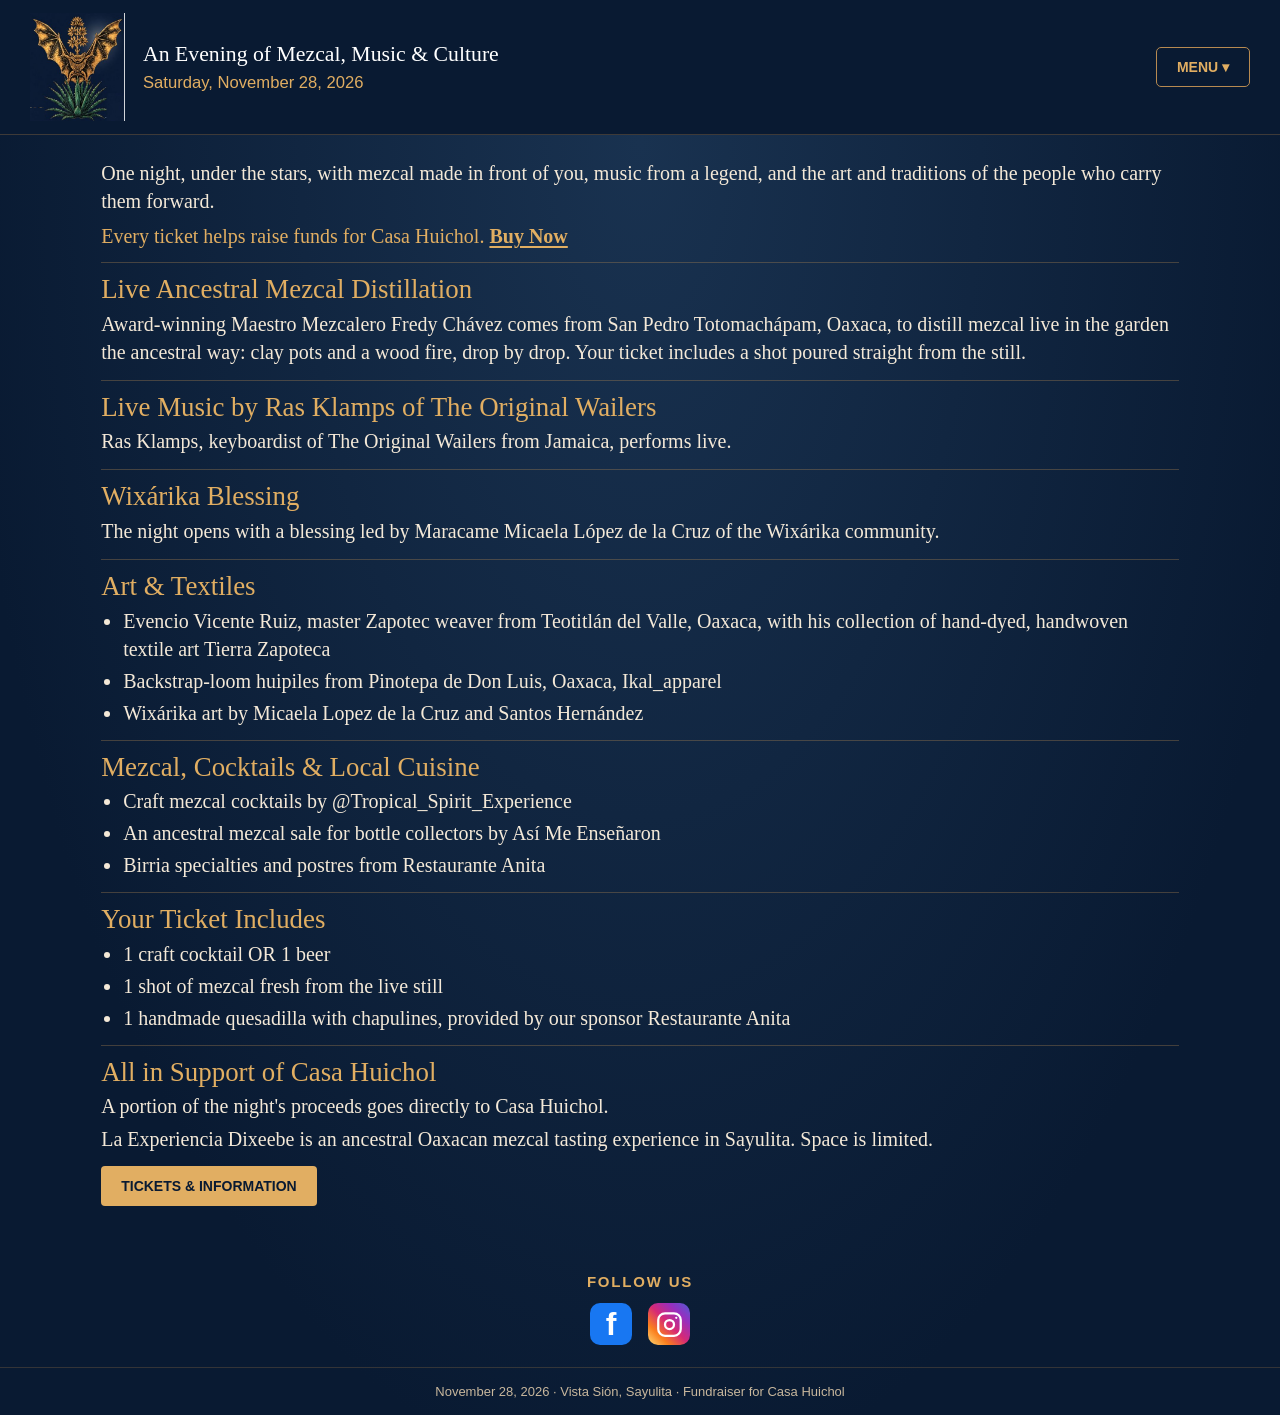
<file: index.html>
<!doctype html>
<html lang="en">
<head>
<meta charset="utf-8">
<meta name="viewport" content="width=device-width,initial-scale=1">
<title>La Experiencia Dixeebe | November 28, 2026</title>
<meta name="theme-color" content="#0a1b34">
<style>
:root { --navy:#091a32; --gold:#e1ae62; --cream:#f4e9d8; }
* { box-sizing:border-box; }
body { margin:0; background:radial-gradient(ellipse at 50% 10%,#193250,#091a32 75%); color:var(--cream); font-family:Georgia,'Times New Roman',serif; }
a { color:inherit; }
.topbar { min-height:82px; display:flex; align-items:center; justify-content:space-between; gap:20px; padding:12px clamp(16px,3vw,48px); background:#091a32; border-bottom:1px solid #a77d4555; position:relative; z-index:5; }
.brand-group { display:flex; flex-direction:column; gap:3px; }
.brand { font-size:clamp(14px,1.7vw,22px); color:var(--gold); text-decoration:none; letter-spacing:.045em; }
.brand-subtitle { font-size:clamp(15px,1.5vw,22px); color:white; letter-spacing:.025em; }
.brand-date { font:15px Arial,sans-serif; color:var(--gold); letter-spacing:.035em; margin-top:3px; }
.site-nav { position:relative; flex-shrink:0; }
.site-nav summary { list-style:none; cursor:pointer; border:1px solid #b78a51; border-radius:4px; background:#091a32; padding:10px 16px; color:var(--gold); font:700 13px Arial,sans-serif; }
.site-nav summary::-webkit-details-marker { display:none; }
.site-nav summary:after { content:' ▾'; }
.dropdown { position:absolute; right:0; top:calc(100% + 7px); width:230px; background:#102541; border:1px solid #b78a51; border-radius:6px; padding:6px; box-shadow:0 16px 40px #0009; }
.dropdown a { display:block; padding:11px; color:var(--cream); font:15px Arial,sans-serif; text-decoration:none; }
.dropdown a:hover { background:#29405c; }
.layout { display:block; max-width:1180px; margin:0 auto; padding:24px clamp(18px,4vw,52px) 38px; }
.details { padding:0; }
.lead { font-size:clamp(22px,1.75vw,28px); line-height:1.38; margin:0 0 7px; }
.cause-line { color:var(--gold); font-size:clamp(21px,1.6vw,26px); margin:0 0 12px; }
.cause-line a { color:var(--gold); font-weight:bold; text-decoration:underline; text-underline-offset:3px; }
.cause-line a:hover { color:#f4cc8d; }
.details section { border-top:1px solid #b78a5155; padding:11px 0 9px; }
.details h2 { color:var(--gold); font-size:clamp(26px,2.1vw,34px); line-height:1.14; font-weight:400; margin:0 0 5px; }
.details p,.details li { font-size:clamp(20px,1.55vw,25px); line-height:1.4; }
.details section p { margin:0 0 5px; }
.details ul { padding-left:22px; margin:3px 0 2px; }
.details li { margin:0 0 4px; }
.cta { display:inline-block; text-decoration:none; background:var(--gold); color:var(--navy); padding:12px 20px; border-radius:4px; font:700 14px Arial,sans-serif; margin-top:8px; }
.bottom { padding:16px; text-align:center; color:#c8b79d; font:13px Arial,sans-serif; border-top:1px solid #a77d4544; }
@media (max-width:480px) { .brand { font-size:12px; } .brand-subtitle { font-size:13px; } .brand-date { font-size:12px; line-height:1.4; } .site-nav summary { padding:8px 10px; } .layout { padding:18px 10px 22px; } }
</style>
</head>
<body>
<header class="topbar">
  <div class="brand-group">
    <a class="brand" href="index.html">LA EXPERIENCIA DIXEEBE</a>
    <div class="brand-subtitle">An Evening of Mezcal, Music &amp; Culture</div>
    <div class="brand-date">Saturday, November 28, 2026</div>
  </div>
  <details class="site-nav">
    <summary>MENU</summary>
    <nav class="dropdown" aria-label="Main navigation">
      <a href="index.html">Home</a>
      <a href="casa-huichol.html">Casa Huichol</a>
      <a href="location.html">Location / Directions</a>
      <a href="tickets.html">Buy Event Tickets</a>
      <a href="contact.html">Contact Us</a>
    </nav>
  </details>
</header>
<main class="layout">
<article class="details">
<p class="lead">One night, under the stars, with mezcal made in front of you,
music from a legend, and the art and traditions of the people
who carry them forward.</p>
<p class="cause-line">Every ticket helps raise funds for Casa Huichol. <a href="tickets.html">Buy Now</a></p>
<section>
<h2>Live Ancestral Mezcal Distillation</h2>
<p>Award-winning Maestro Mezcalero Fredy Chávez comes from
San Pedro Totomachápam, Oaxaca, to distill mezcal live
in the garden the ancestral way: clay pots and a wood fire,
drop by drop. Your ticket includes a shot poured straight
from the still.</p>
</section>
<section>
<h2>Live Music by Ras Klamps of The Original Wailers</h2>
<p>Ras Klamps, keyboardist of The Original Wailers
from Jamaica, performs live.</p>
</section>
<section>
<h2>Wixárika Blessing</h2>
<p>The night opens with a blessing led by Maracame
Micaela López de la Cruz of the Wixárika community.</p>
</section>
<section>
<h2>Art &amp; Textiles</h2>
<ul>
<li>Evencio Vicente Ruiz, master Zapotec weaver from
Teotitlán del Valle, Oaxaca, with his collection of
hand-dyed, handwoven textile art Tierra Zapoteca</li>
<li>Backstrap-loom huipiles from Pinotepa de Don Luis,
Oaxaca, Ikal_apparel</li>
<li>Wixárika art by Micaela Lopez de la Cruz and
Santos Hernández</li>
</ul>
</section>
<section>
<h2>Mezcal, Cocktails &amp; Local Cuisine</h2>
<ul>
<li>Craft mezcal cocktails by @Tropical_Spirit_Experience</li>
<li>An ancestral mezcal sale for bottle collectors by Así Me Enseñaron</li>
<li>Birria specialties and postres from Restaurante Anita </li>
</ul>
</section>
<section>
<h2>Your Ticket Includes</h2>
<ul>
<li>1 craft cocktail OR 1 beer</li>
<li>1 shot of mezcal fresh from the live still</li>
<li>1 handmade quesadilla with chapulines, provided by our sponsor Restaurante Anita</li>
</ul>
</section>
<section>
<h2>All in Support of Casa Huichol</h2>
<p>A portion of the night's proceeds goes directly to Casa Huichol.</p>
<p>La Experiencia Dixeebe is an ancestral Oaxacan mezcal
tasting experience in Sayulita. Space is limited.</p>
<a class="cta" href="tickets.html">TICKETS &amp; INFORMATION</a>
</section>
</article>
</main>
<footer class="bottom">November 28, 2026 · Vista Sión, Sayulita · Fundraiser for Casa Huichol</footer>
<script src="shared-header.js"></script>
</body>
</html>
</file>
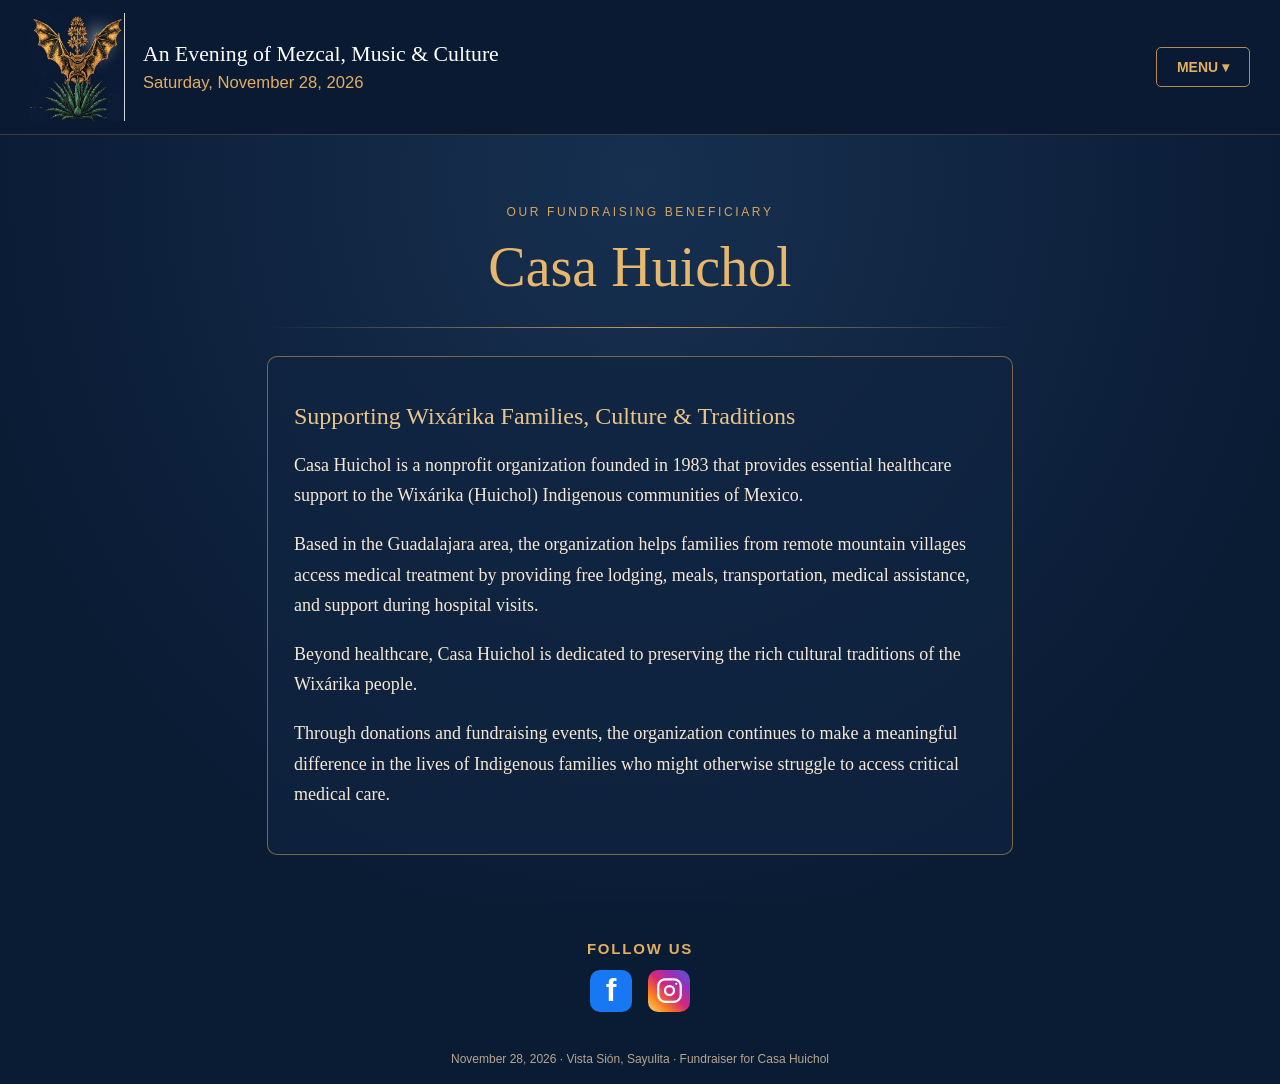
<file: casa-huichol.html>
<!doctype html><html lang="en"><head><meta charset="utf-8"><meta name="viewport" content="width=device-width,initial-scale=1"><title>Casa Huichol | La Experiencia Dixeebe</title><meta name="theme-color" content="#0a1b34"><link rel="stylesheet" href="style.css"></head><body><header class="top"><a class="brand" href="index.html">LA EXPERIENCIA DIXEEBE</a><details class="nav"><summary>MENU</summary><nav class="menu" aria-label="Main navigation"><a href="index.html">Home</a><a href="casa-huichol.html">Casa Huichol</a><a href="location.html">Location / Directions</a><a href="tickets.html">Buy Event Tickets</a><a href="contact.html">Contact Us</a></nav></details></header><main class="content"><div class="eyebrow">Our Fundraising Beneficiary</div><h1>Casa Huichol</h1><div class="rule"></div><div class="panel"><h2>Supporting Wixárika Families, Culture & Traditions</h2><p>Casa Huichol is a nonprofit organization founded in 1983 that provides essential healthcare support to the Wixárika (Huichol) Indigenous communities of Mexico.</p><p>Based in the Guadalajara area, the organization helps families from remote mountain villages access medical treatment by providing free lodging, meals, transportation, medical assistance, and support during hospital visits.</p><p>Beyond healthcare, Casa Huichol is dedicated to preserving the rich cultural traditions of the Wixárika people.</p><p>Through donations and fundraising events, the organization continues to make a meaningful difference in the lives of Indigenous families who might otherwise struggle to access critical medical care.</p></div></main><footer>November 28, 2026 · Vista Sión, Sayulita · Fundraiser for Casa Huichol</footer><script src="shared-header.js"></script></body></html>
</file>
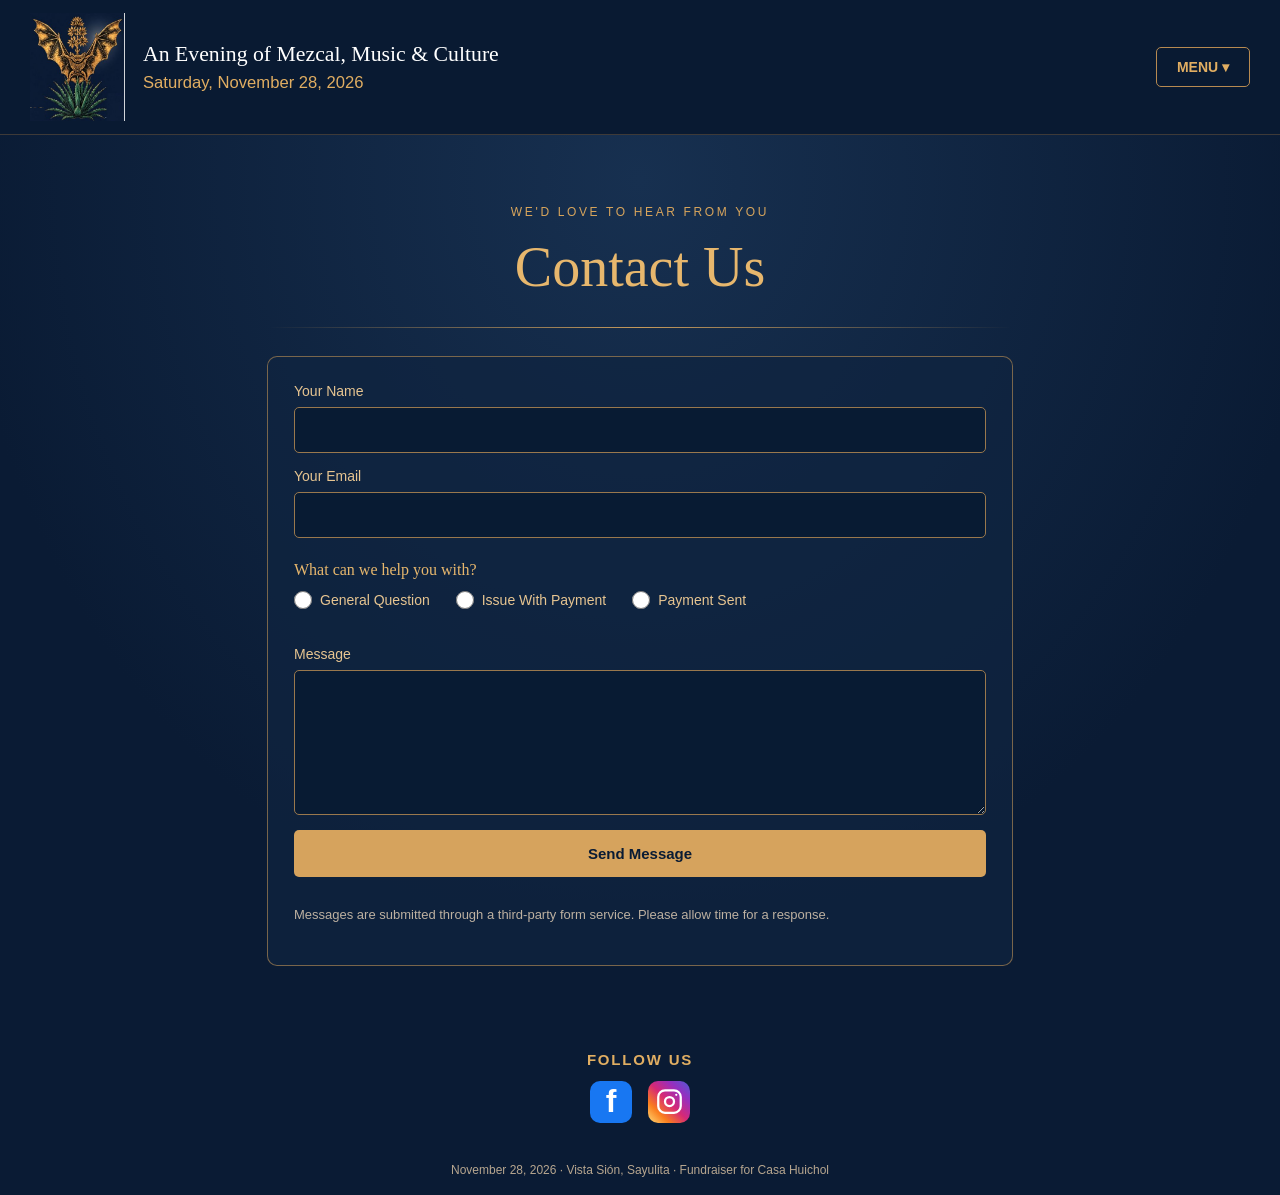
<file: contact.html>
<!doctype html>
<html lang="en">
<head>
  <meta charset="utf-8">
  <meta name="viewport" content="width=device-width,initial-scale=1">
  <title>Contact Us | La Experiencia Dixeebe</title>
  <meta name="theme-color" content="#0a1b34">
  <link rel="stylesheet" href="style.css">
<style>
  .contact-reason-group{border:0;margin:8px 0 22px;padding:0;min-width:0}
  .contact-reason-group legend{color:#e7b76d;font:inherit;margin-bottom:12px;padding:0}
  .contact-reason-choices{display:flex;flex-wrap:wrap;gap:12px 26px;align-items:center}
  .contact-reason-choice{display:inline-flex!important;align-items:center;gap:9px;width:auto!important;margin:0!important;color:#f6eddc;cursor:pointer}
  .contact-reason-choice input[type="radio"]{width:18px!important;height:18px!important;min-width:18px;margin:0!important;accent-color:#e7b76d;cursor:pointer}
</style>
</head>
<body>
<header class="top">
  <a class="brand" href="index.html">LA EXPERIENCIA DIXEEBE</a>
  <details class="nav">
    <summary>MENU</summary>
    <nav class="menu" aria-label="Main navigation">
      <a href="index.html">Home</a>
      <a href="casa-huichol.html">Casa Huichol</a>
      <a href="location.html">Location / Directions</a>
      <a href="tickets.html">Buy Event Tickets</a>
      <a href="contact.html">Contact Us</a>
    </nav>
  </details>
</header>
<main class="content">
  <div class="eyebrow">We'd Love to Hear From You</div>
  <h1>Contact Us</h1>
  <div class="rule"></div>
  <div class="panel">
    <form class="form" action="https://formsubmit.co/kking@kkcmpartners.com" method="POST">
      <input type="hidden" name="_subject" id="contact-email-subject" value="QUESTION-La Experiencia Dixeebe">
      <input type="hidden" name="_cc" value="neeb.kimberly@gmail.com">
      <input type="hidden" name="_captcha" value="true">
      <input type="hidden" name="_template" value="table">
      <label>Your Name
        <input name="name" autocomplete="name" required maxlength="120">
      </label>
      <label>Your Email
        <input type="email" name="email" autocomplete="email" required maxlength="200">
      </label>
      <fieldset class="contact-reason-group">
        <legend>What can we help you with?</legend>
        <div class="contact-reason-choices">
          <label class="contact-reason-choice">
            <input type="radio" name="reason" value="General Question" required>
            <span>General Question</span>
          </label>
          <label class="contact-reason-choice">
            <input type="radio" name="reason" value="Issue With Payment" required>
            <span>Issue With Payment</span>
          </label>
          <label class="contact-reason-choice">
            <input type="radio" name="reason" value="Payment Sent" required>
            <span>Payment Sent</span>
          </label>
        </div>
      </fieldset>
      <label>Message
        <textarea name="message" required maxlength="5000"></textarea>
      </label>
      <button class="button" type="submit">Send Message</button>
      <p class="note">Messages are submitted through a third-party form service. Please allow time for a response.</p>
    </form>
  </div>
</main>
<footer>
  November 28, 2026 · Vista Sión, Sayulita · Fundraiser for Casa Huichol
</footer>
<script src="shared-header.js"></script>
<script>
  (function () {
    const form = document.querySelector('.form');
    const subject = document.getElementById('contact-email-subject');
    function updateSubject() {
      const selected = form.querySelector('input[name="reason"]:checked');
      if (selected && selected.value === 'Payment Sent') {
        subject.value = 'EVENT: Payment Sent';
      } else if (selected && selected.value === 'Issue With Payment') {
        subject.value = 'PAYMENT ISSUE -La Experiencia Dixeebe';
      } else {
        subject.value = 'QUESTION-La Experiencia Dixeebe';
      }
    }
    form.addEventListener('change', updateSubject);
    form.addEventListener('submit', updateSubject);
  })();
</script>
</body>
</html>
</file>
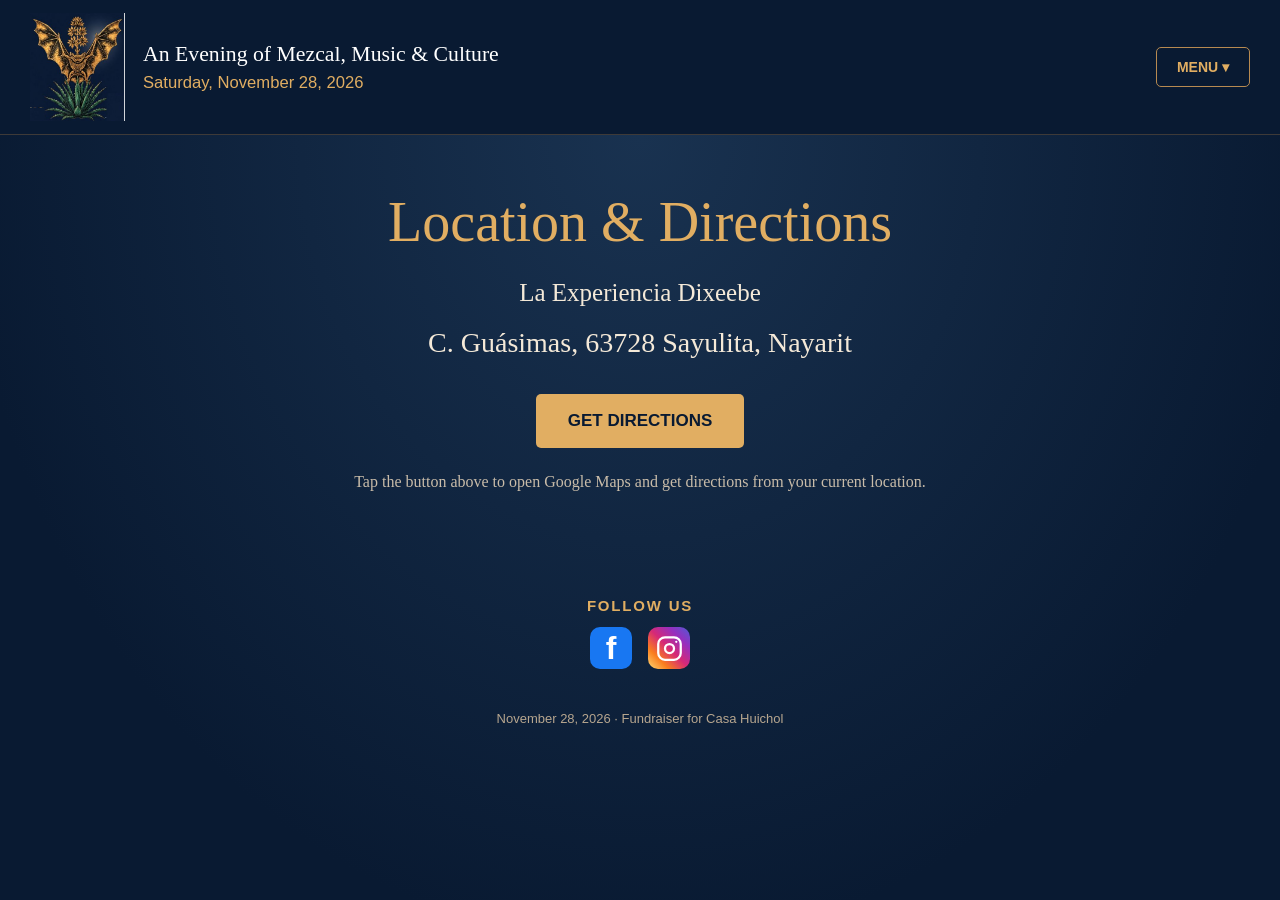
<file: location.html>
<!doctype html>
<html lang="en">
<head>
<meta charset="utf-8">
<meta name="viewport" content="width=device-width,initial-scale=1">
<title>Location & Directions | La Experiencia Dixeebe</title>
<meta name="theme-color" content="#0a1b34">

<style>
* { box-sizing: border-box; }

body {
  margin: 0;
  min-height: 100vh;
  background: radial-gradient(ellipse at 50% 15%, #193250, #091a32 75%);
  color: #f4e9d8;
  font-family: Georgia, 'Times New Roman', serif;
}

.topbar {
  min-height: 70px;
  padding: 14px 4%;
  display: flex;
  justify-content: space-between;
  align-items: center;
  gap: 15px;
  background: #091a32;
  border-bottom: 1px solid #a77d4555;
}

.brand {
  color: #e1ae62;
  text-decoration: none;
  font-size: clamp(14px, 2vw, 21px);
  letter-spacing: .04em;
}

.site-nav {
  position: relative;
  flex-shrink: 0;
}

.site-nav summary {
  list-style: none;
  cursor: pointer;
  border: 1px solid #b78a51;
  border-radius: 4px;
  padding: 10px 16px;
  color: #e1ae62;
  font: bold 13px Arial, sans-serif;
}

.site-nav summary::-webkit-details-marker {
  display: none;
}

.site-nav summary:after {
  content: ' ▾';
}

.dropdown {
  position: absolute;
  right: 0;
  top: calc(100% + 7px);
  width: 230px;
  background: #102541;
  border: 1px solid #b78a51;
  border-radius: 6px;
  padding: 6px;
  z-index: 10;
  box-shadow: 0 16px 40px #0009;
}

.dropdown a {
  display: block;
  padding: 12px;
  color: #f4e9d8;
  text-decoration: none;
  font: 15px Arial, sans-serif;
}

.dropdown a:hover {
  background: #29405c;
}

.content {
  max-width: 850px;
  margin: 0 auto;
  padding: 55px 20px 70px;
  text-align: center;
}

h1 {
  font-size: clamp(36px, 5vw, 56px);
  font-weight: normal;
  color: #e1ae62;
  margin: 0 0 25px;
}

.venue {
  font-size: 25px;
  margin-bottom: 12px;
}

.address {
  font-size: clamp(21px, 3vw, 28px);
  line-height: 1.5;
  margin: 15px 0 30px;
}

.directions {
  display: inline-block;
  padding: 17px 32px;
  background: #e1ae62;
  color: #091a32;
  text-decoration: none;
  border-radius: 5px;
  font: bold 17px Arial, sans-serif;
}

.directions:hover {
  background: #f1c582;
}

.note {
  color: #c9bca9;
  font-size: 16px;
  margin-top: 25px;
}

footer {
  text-align: center;
  color: #b7a68f;
  font: 13px Arial, sans-serif;
  padding: 20px;
}

@media (max-width: 480px) {
  .topbar { padding: 12px; }
  .brand { font-size: 12px; }
  .site-nav summary { padding: 8px 10px; }
  .content { padding-top: 35px; }
}
</style>
</head>

<body>

<header class="topbar">
  <a class="brand" href="index.html">
    LA EXPERIENCIA DIXEEBE
  </a>

  <details class="site-nav">
    <summary>MENU</summary>
    <nav class="dropdown">
      <a href="index.html">Home</a>
      <a href="casa-huichol.html">Casa Huichol</a>
      <a href="location.html">Location / Directions</a>
      <a href="tickets.html">Buy Event Tickets</a>
      <a href="contact.html">Contact Us</a>
    </nav>
  </details>
</header>

<main class="content">

  <h1>Location &amp; Directions</h1>

  <p class="venue">La Experiencia Dixeebe</p>

  <p class="address">
    C. Guásimas, 63728 Sayulita, Nayarit
  </p>

  <a
    class="directions"
    href="https://www.google.com/maps/dir/?api=1&amp;destination=C.%20Gu%C3%A1simas%2C%2063728%20Sayulita%2C%20Nay."
    target="_blank"
    rel="noopener noreferrer"
  >
    GET DIRECTIONS
  </a>

  <p class="note">
    Tap the button above to open Google Maps
    and get directions from your current location.
  </p>

</main>

<footer>
  November 28, 2026 · Fundraiser for Casa Huichol
</footer>
<script src="shared-header.js"></script>
</body>
</html>
</file>
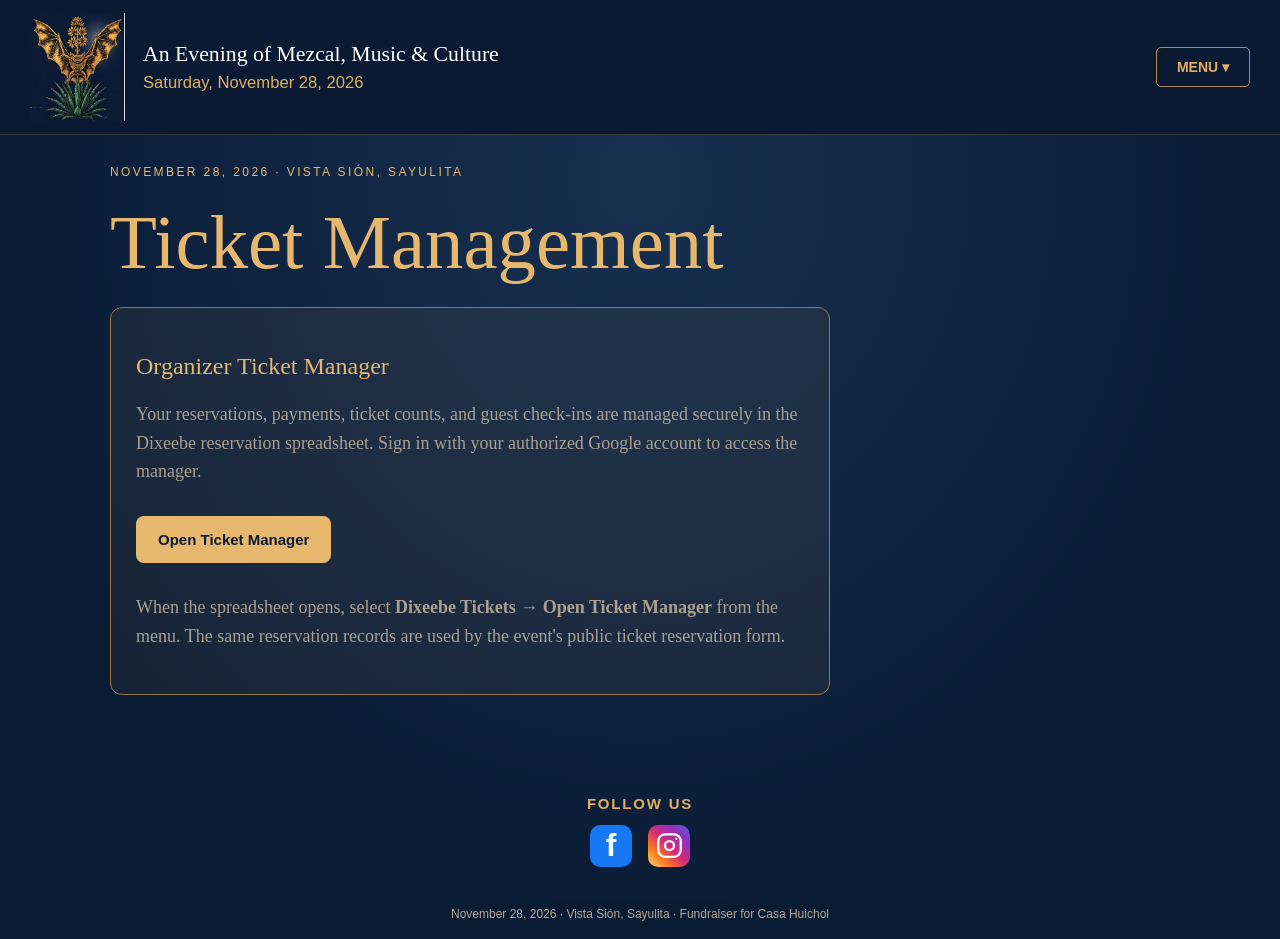
<file: payus.html>
<!doctype html>
<html lang="en">
<head>
<meta charset="utf-8">
<meta name="viewport" content="width=device-width,initial-scale=1">
<meta name="theme-color" content="#0a1b34">
<title>Ticket Management | La Experiencia Dixeebe</title>
<link rel="stylesheet" href="style.css">
<style>
.manager{max-width:1100px;margin:auto;padding:30px 20px 80px;min-height:65vh}
.manager h1,.manager h2{color:#e7b76d}
.manager h1{font-size:clamp(2.7rem,6vw,5rem);margin:20px 0}
.manager .panel{border:1px solid #987849;border-radius:12px;background:rgba(231,183,109,.06);padding:25px;max-width:720px}
.manager .button{display:inline-block;background:#e7b76d;color:#0a1b34;text-decoration:none;font-weight:bold;border-radius:8px;padding:15px 22px;margin:12px 0}
.manager .muted{opacity:.85;line-height:1.6}
.manager .eyebrow{letter-spacing:.2em;color:#e7b76d;text-transform:uppercase}
</style>
</head>
<body>
<header class="top">
<a class="brand" href="index.html">LA EXPERIENCIA DIXEEBE</a>
<details class="nav"><summary>MENU</summary><nav class="menu" aria-label="Main navigation"><a href="index.html">Home</a><a href="tickets.html">Buy Event Tickets</a><a href="contact.html">Contact Us</a></nav></details>
</header>
<main class="manager">
<div class="eyebrow">November 28, 2026 · Vista Sión, Sayulita</div>
<h1>Ticket Management</h1>
<div class="panel">
<h2>Organizer Ticket Manager</h2>
<p class="muted">Your reservations, payments, ticket counts, and guest check-ins are managed securely in the Dixeebe reservation spreadsheet. Sign in with your authorized Google account to access the manager.</p>
<a class="button" href="https://docs.google.com/spreadsheets/d/1Tbi5LllhJDM-_pD38QbeBCxNgG5qIC22E-dR2AhKLg4/edit?usp=sharing" target="_blank" rel="noopener noreferrer">Open Ticket Manager</a>
<p class="muted">When the spreadsheet opens, select <strong>Dixeebe Tickets → Open Ticket Manager</strong> from the menu. The same reservation records are used by the event's public ticket reservation form.</p>
</div>
</main>
<footer>November 28, 2026 · Vista Sión, Sayulita · Fundraiser for Casa Huichol</footer>
<script src="shared-header.js"></script>
</body>
</html>
</file>
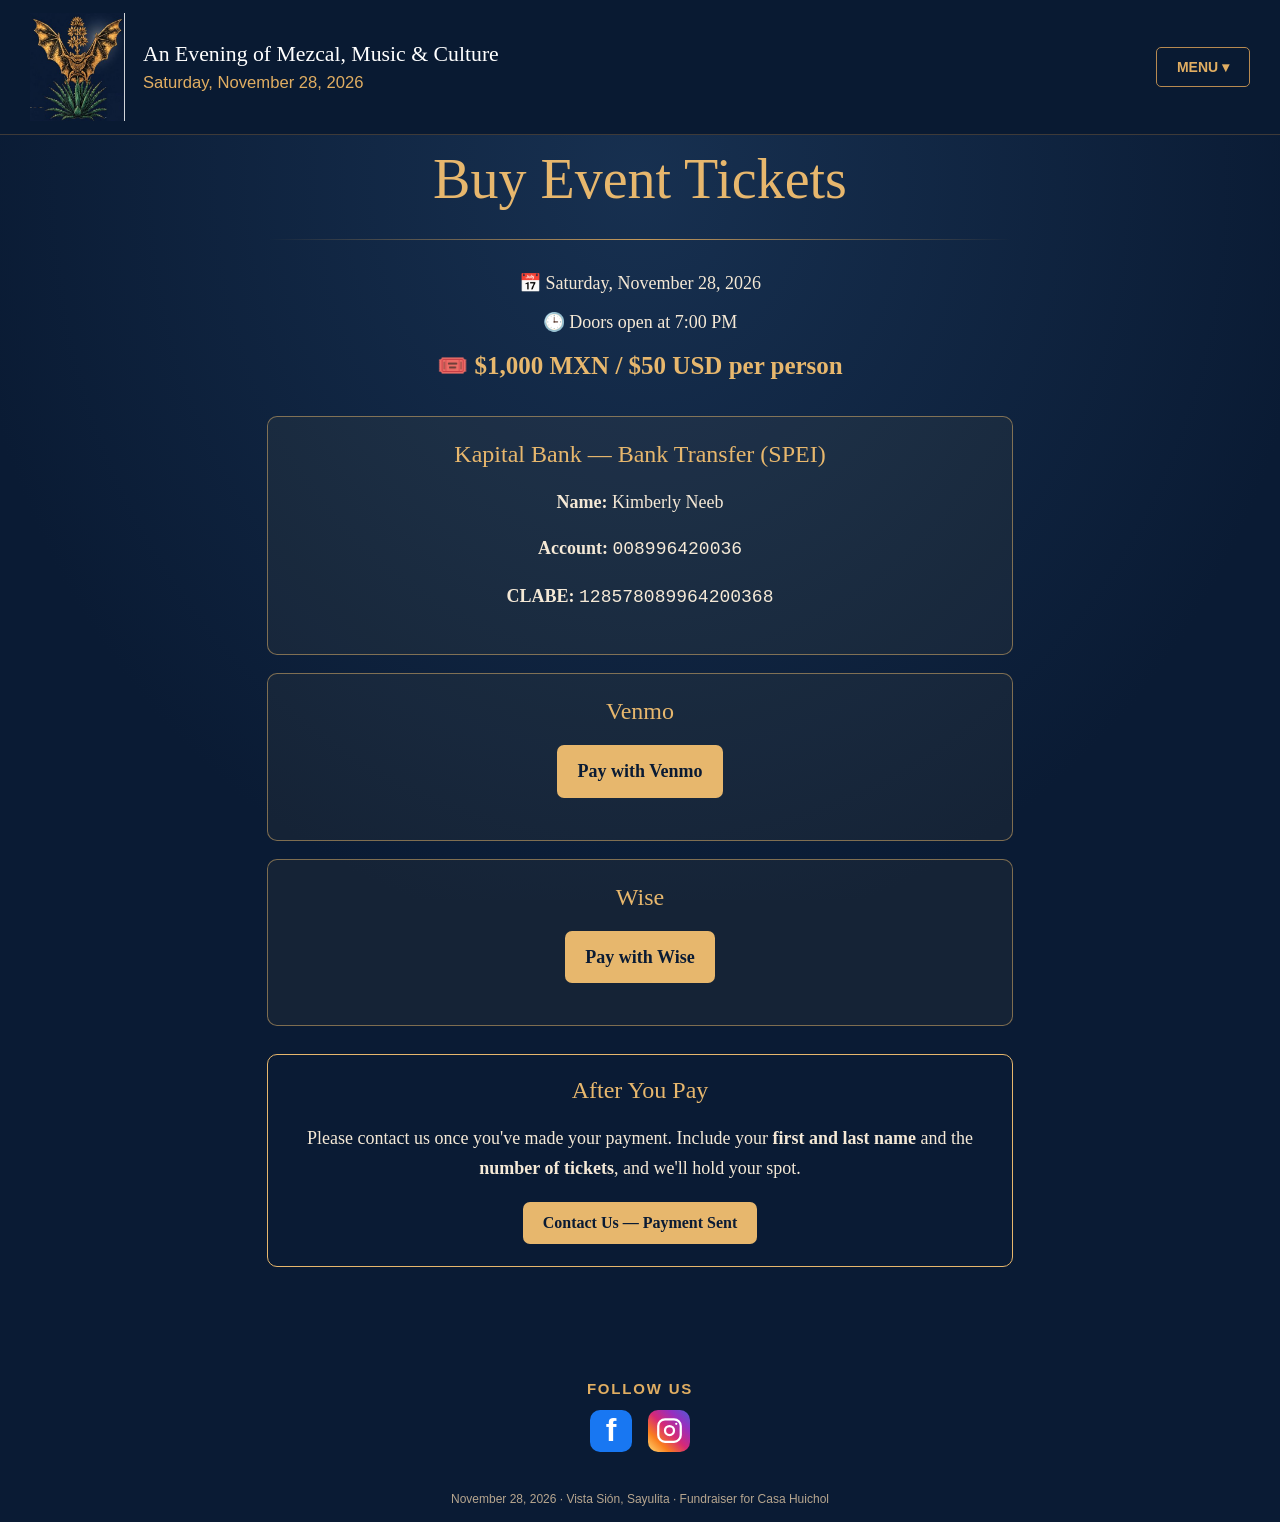
<file: tickets.html>
<!doctype html>
<html lang="en">
<head>
<meta charset="utf-8">
<meta name="viewport" content="width=device-width,initial-scale=1">
<meta name="theme-color" content="#0a1b34">
<title>Buy Event Tickets | La Experiencia Dixeebe</title>
<link rel="stylesheet" href="style.css">
<style>
main.content{padding-top:12px!important}
main.content>h1{margin-top:0}
.event-information{text-align:center;margin:24px 0}
.event-information p{margin:8px 0}
.event-price{color:#e7b76d;font-size:25px;font-weight:bold}
.payment-options{max-width:760px;margin:28px auto;display:grid;gap:18px}
.payment-option{padding:24px;border:1px solid rgba(231,183,109,.5);border-radius:10px;background:rgba(231,183,109,.05)}
.payment-option h2{color:#e7b76d;margin-top:0}
.payment-option p{overflow-wrap:anywhere;line-height:1.6}
.payment-option a.pay-button,.email-button{display:inline-block;padding:12px 20px;border-radius:7px;background:#e7b76d;color:#0a1b34;font-weight:bold;text-decoration:none}
.payment-option code{overflow-wrap:anywhere}
.payment-note{max-width:760px;margin:28px auto;text-align:center;padding:22px;border:1px solid #e7b76d;border-radius:10px}
.payment-note p{line-height:1.65}
.payment-note h2{color:#e7b76d;margin-top:0}
</style>
</head>
<body>
<header class="top">
<a class="brand" href="index.html">LA EXPERIENCIA DIXEEBE</a>
<details class="nav"><summary>MENU</summary><nav class="menu" aria-label="Main navigation">
<a href="index.html">Home</a>
<a href="casa-huichol.html">Casa Huichol</a>
<a href="location.html">Location / Directions</a>
<a href="tickets.html">Buy Event Tickets</a>
<a href="contact.html">Contact Us</a>
</nav></details>
</header>
<main class="content">
<h1>Buy Event Tickets</h1><div class="rule"></div>
<div class="event-information">
<p>📅 Saturday, November 28, 2026</p>
<p>🕒 Doors open at 7:00 PM</p>
<p class="event-price">🎟️ $1,000 MXN / $50 USD per person</p>
</div>
<section class="payment-options" aria-label="Payment options">
<div class="payment-option">
<h2>Kapital Bank — Bank Transfer (SPEI)</h2>
<p><strong>Name:</strong> Kimberly Neeb</p>
<p><strong>Account:</strong> <code>008996420036</code></p>
<p><strong>CLABE:</strong> <code>128578089964200368</code></p>
</div>
<div class="payment-option">
<h2>Venmo</h2>
<p><a class="pay-button" href="https://venmo.com/code?user_id=2849738105815040365&amp;created=1794245424" target="_blank" rel="noopener noreferrer">Pay with Venmo</a></p>
</div>
<div class="payment-option">
<h2>Wise</h2>
<p><a class="pay-button" href="https://wise.com/pay/me/kimn207" target="_blank" rel="noopener noreferrer">Pay with Wise</a></p>
</div>
</section>
<section class="payment-note">
<h2>After You Pay</h2>
<p>Please contact us once you've made your payment. Include your <strong>first and last name</strong> and the <strong>number of tickets</strong>, and we'll hold your spot.</p>
<a class="email-button" href="contact.html?reason=payment-sent">Contact Us — Payment Sent</a>
</section>
</main>
<footer>November 28, 2026 · Vista Sión, Sayulita · Fundraiser for Casa Huichol</footer>
<script src="shared-header.js"></script>
</body>
</html>
</file>
<file: style.css>
*{box-sizing:border-box}
html{min-height:100%}
body{margin:0;background:#0a1b34;color:#f5e9d6;font-family:Georgia,'Times New Roman',serif;min-height:100vh}
body:before{content:'';position:fixed;inset:0;background:radial-gradient(ellipse at 50% 20%,#173050 0%,#0a1b34 75%);z-index:-1}
.top{height:58px;display:flex;align-items:center;justify-content:space-between;padding:0 clamp(16px,4vw,52px);border-bottom:1px solid #b58b4a66;background:#0a1b34e8}
.brand{font-size:clamp(14px,2vw,19px);color:#e4b56f;text-decoration:none;letter-spacing:.07em}
.nav{position:relative}
.nav summary{cursor:pointer;list-style:none;border:1px solid #b99159;border-radius:4px;padding:9px 15px;color:#edc486;font:600 14px Arial,sans-serif}
.nav summary::-webkit-details-marker{display:none}
.nav summary:after{content:' ▾'}
.nav[open] summary{background:#193352}
.menu{position:absolute;right:0;top:44px;min-width:225px;background:#102542;border:1px solid #b99159;border-radius:6px;padding:6px;z-index:10;box-shadow:0 15px 40px #0008}
.menu a{display:block;padding:12px 14px;color:#f7e8d0;text-decoration:none;font:15px Arial,sans-serif;border-radius:4px}
.menu a:hover,.menu a:focus{background:#29405c}
.home{display:flex;flex-direction:column;align-items:center;padding:12px 14px 28px}
.flyer{display:block;width:auto;max-width:100%;height:auto;max-height:calc(100dvh - 110px);object-fit:contain}
.content{max-width:790px;margin:0 auto;padding:clamp(30px,6vw,70px) 22px 65px;text-align:center}
.eyebrow{color:#d8a55c;font:12px Arial,sans-serif;letter-spacing:.22em;text-transform:uppercase}
h1{font-size:clamp(32px,5vw,56px);font-weight:400;color:#e7b76d;margin:16px 0 22px}
h2{font-weight:400;color:#e9c58c}
p{line-height:1.7;font-size:18px}
.rule{height:1px;background:linear-gradient(90deg,transparent,#c69a5b,transparent);margin:28px 0}
.button{display:inline-block;border:0;background:#d6a35d;color:#091b34;padding:15px 24px;text-decoration:none;font:700 15px Arial,sans-serif;border-radius:5px;cursor:pointer}
.button:hover{background:#efc184}
.muted{color:#c4b59f}
.panel{border:1px solid #ae8753aa;background:#102541b8;border-radius:10px;padding:26px;text-align:left}
.form{display:grid;gap:15px}
.form label{font:14px Arial,sans-serif;color:#e7c591;display:grid;gap:8px}
.form input,.form textarea{font:16px Arial,sans-serif;width:100%;background:#081b33;border:1px solid #99784d;border-radius:5px;color:white;padding:13px}
.form textarea{min-height:145px;resize:vertical}
.note{font:13px Arial,sans-serif;color:#bdb1a1;line-height:1.6}
.links{display:flex;gap:14px;flex-wrap:wrap;justify-content:center}
.placeholder{color:#e9d6b5;font-style:italic}
footer{text-align:center;color:#b7a68f;font:12px Arial,sans-serif;padding:18px}
@media(max-width:520px){.top{height:54px;padding:0 12px}.brand{font-size:12px}.nav summary{padding:8px 10px}.home{padding:8px}.panel{padding:18px}}
.ticket-panel{text-align:center;margin:30px auto 42px;max-width:500px}
.qr-placeholder{width:min(260px,80%);aspect-ratio:1;margin:24px auto;display:flex;flex-direction:column;align-items:center;justify-content:center;gap:10px;border:2px dashed #c69a5b;background:#0a1b34;color:#e7b76d;font:700 22px Arial,sans-serif;letter-spacing:.12em}
.qr-placeholder small{font-size:14px;font-weight:400;letter-spacing:normal;color:#d4c2a7}
.inactive{opacity:.55;cursor:not-allowed}
.gold-link{color:#e7b76d}
.flyer{max-height:calc((100dvh - 80px)*1.15);width:auto;max-width:100%;height:auto}

/* Homepage layout */
.home {
  padding: 0 14px 28px;
}

.home .flyer {
  display: block;
  width: auto;
  max-width: 100%;
  height: auto;
  max-height: calc((100dvh - 80px) * 1.15);
  object-fit: contain;
  margin: 0 auto;
}

/* Floating menu on homepage */
.home-nav {
  position: fixed;
  top: 16px;
  right: 24px;
  z-index: 1000;
}

.home-nav summary {
  background: #0a1b34;
  border: 1px solid #b99159;
  border-radius: 5px;
  padding: 12px 20px;
  color: #edc486;
  font: 600 15px Arial, sans-serif;
  box-shadow: 0 3px 12px #0005;
}

.home-nav .menu {
  position: absolute;
  top: calc(100% + 8px);
  right: 0;
  min-width: 230px;
  background: #102542;
  border: 1px solid #b99159;
  border-radius: 7px;
  padding: 8px;
  box-shadow: 0 12px 30px #0008;
}

@media (max-width: 520px) {
  .home-nav {
    top: 10px;
    right: 10px;
  }

/* HOMEPAGE FIX - menu and large flyer */

body:has(.home-nav) {
  margin: 0;
}

body:has(.home-nav) .home {
  padding: 0 12px 20px;
  margin: 0;
  display: flex;
  flex-direction: column;
  align-items: center;
}

body:has(.home-nav) .flyer {
  display: block;
  width: min(100%, 900px);
  max-width: 900px;
  max-height: none;
  height: auto;
  margin: 0 auto;
  object-fit: contain;
}

/* Small floating menu in upper-right */
body:has(.home-nav) .home-nav {
  position: fixed;
  top: 12px;
  right: 20px;
  left: auto;
  width: auto;
  height: auto;
  display: block;
  z-index: 9999;
  margin: 0;
  padding: 0;
  background: transparent;
  border: none;
}

body:has(.home-nav) .home-nav summary {
  display: block;
  width: auto;
  padding: 12px 20px;
  background: #0a1b34;
  border: 1px solid #b99159;
  border-radius: 5px;
  color: #edc486;
  font: bold 15px Arial, sans-serif;
  cursor: pointer;
}

/* Dropdown directly below MENU */
body:has(.home-nav) .home-nav .menu {
  position: absolute;
  top: calc(100% + 6px);
  right: 0;
  left: auto;
  width: 235px;
  min-width: 235px;
  padding: 8px;
  background: #102542;
  border: 1px solid #b99159;
  border-radius: 6px;
  box-shadow: 0 12px 30px #0008;
}

body:has(.home-nav) .home-nav:not([open]) .menu {
  display: none;
}

body:has(.home-nav) .home-nav .menu a {
  display: block;
  padding: 12px;
  color: #f7e8d0;
  text-decoration: none;
  font: 15px Arial, sans-serif;
}

@media (max-width: 520px) {
  body:has(.home-nav) .home-nav {
    top: 8px;
    right: 8px;
  }

  body:has(.home-nav) .flyer {
    width: 100%;
  }
}

  .home-nav .menu {
    min-width: 210px;
  }
}
</file>
